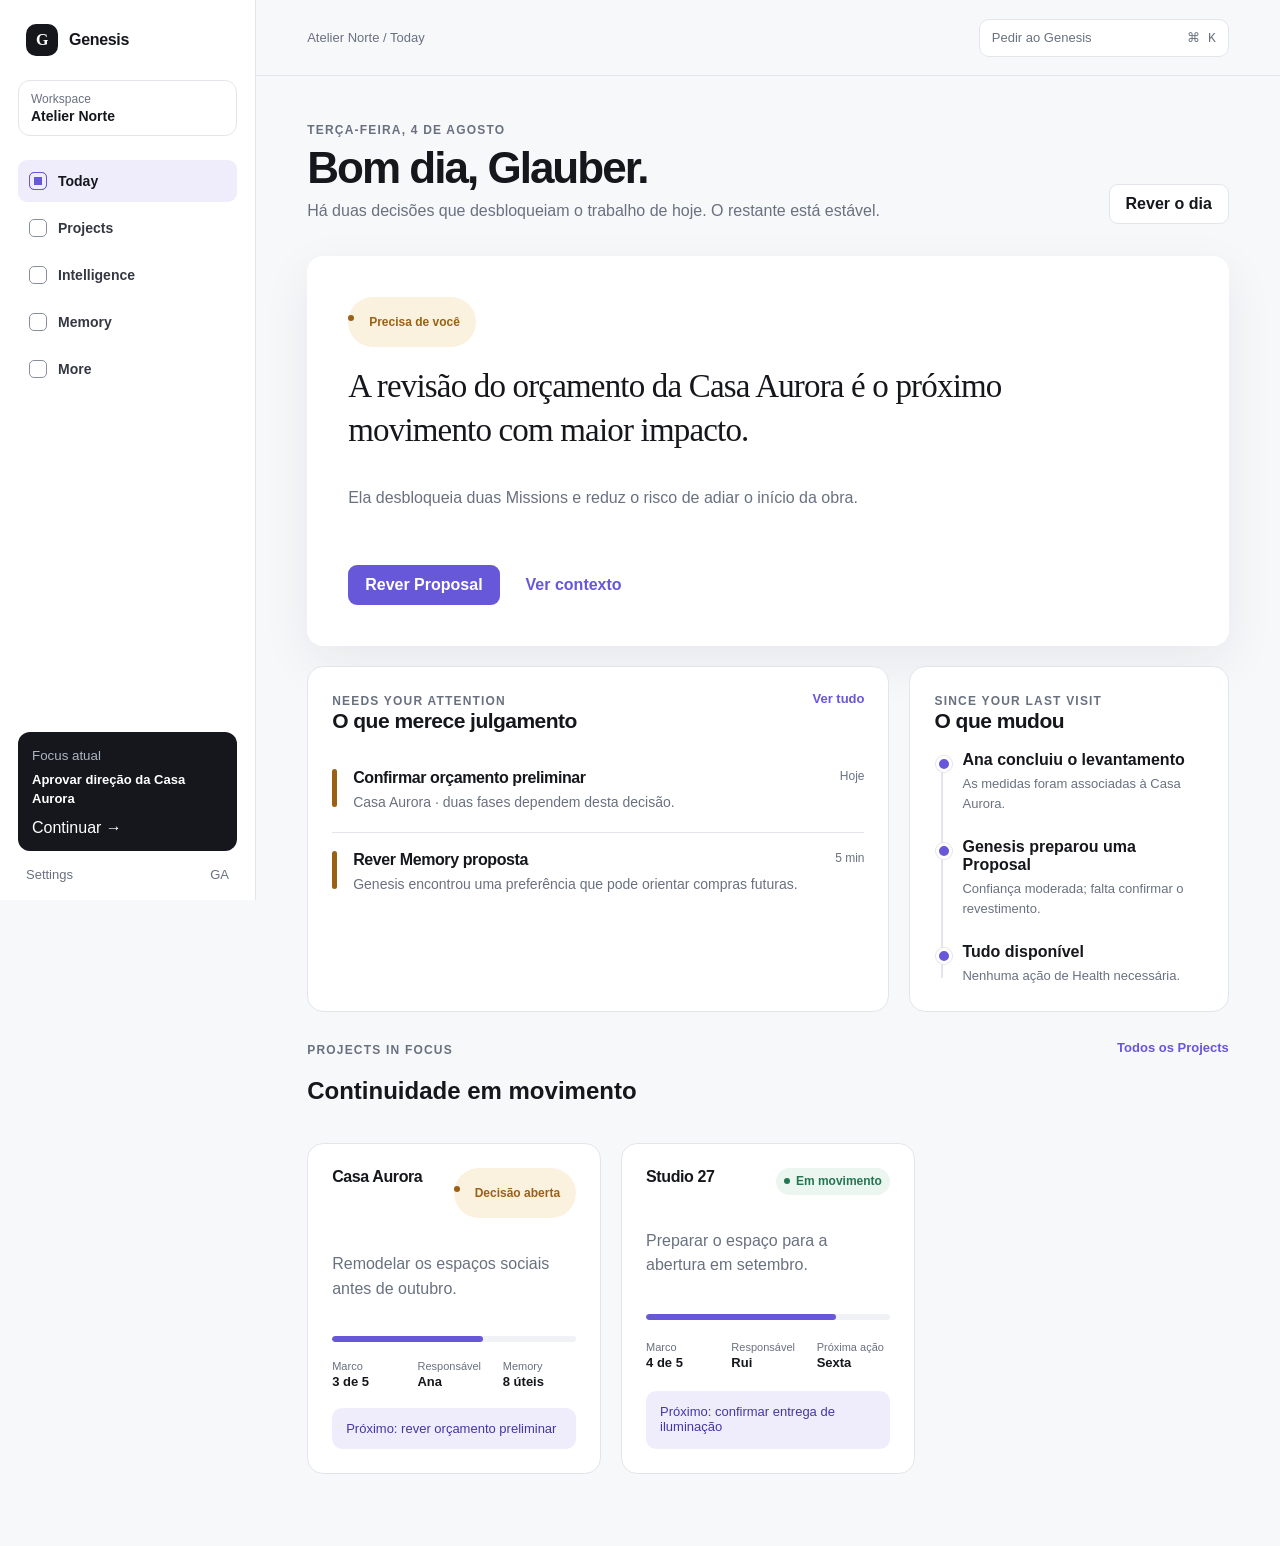
<file: Assets/Mockups/CommandCenter/index.html>
<!doctype html><html lang="pt"><head><meta charset="utf-8"><meta name="viewport" content="width=device-width,initial-scale=1"><title>Today · Genesis</title><link rel="stylesheet" href="../styles.css"></head><body>
<a class="skip" href="#content">Saltar para o conteúdo</a><div class="shell"><aside class="rail"><a class="brand" href="#"><span class="mark">G</span><span>Genesis</span></a><div class="workspace"><small>Workspace</small><strong>Atelier Norte</strong></div><nav class="nav" aria-label="Navegação principal"><a class="active" href="#"><span>Today</span></a><a href="../Projects/"><span>Projects</span></a><a href="../Intelligence/"><span>Intelligence</span></a><a href="../Memory/"><span>Memory</span></a><a href="#"><span>More</span></a></nav><div class="rail-focus"><small>Focus atual</small><strong>Aprovar direção da Casa Aurora</strong><span>Continuar →</span></div><div class="rail-foot"><a href="../Settings/">Settings</a><span>GA</span></div></aside>
<main class="main"><header class="topbar"><span class="crumb">Atelier Norte / Today</span><span class="command">Pedir ao Genesis <kbd>⌘ K</kbd></span></header><div class="content" id="content"><div class="page-head"><div><span class="eyebrow">Terça-feira, 4 de agosto</span><h1>Bom dia, Glauber.</h1><p>Há duas decisões que desbloqueiam o trabalho de hoje. O restante está estável.</p></div><button class="btn secondary">Rever o dia</button></div>
<section class="surface focus brief"><span class="badge attention">Precisa de você</span><div class="brief-copy">A revisão do orçamento da Casa Aurora é o próximo movimento com maior impacto.</div><p>Ela desbloqueia duas Missions e reduz o risco de adiar o início da obra.</p><div class="actions"><button class="btn">Rever Proposal</button><button class="btn quiet">Ver contexto</button></div></section>
<div class="grid cols-2" style="margin-top:20px"><section class="surface"><div class="section-head"><div><span class="eyebrow">Needs your attention</span><h2>O que merece julgamento</h2></div><a href="#">Ver tudo</a></div><article class="attention"><span class="signal"></span><div><h3>Confirmar orçamento preliminar</h3><p>Casa Aurora · duas fases dependem desta decisão.</p></div><time>Hoje</time></article><article class="attention"><span class="signal"></span><div><h3>Rever Memory proposta</h3><p>Genesis encontrou uma preferência que pode orientar compras futuras.</p></div><time>5 min</time></article></section>
<aside class="surface"><div class="section-head"><div><span class="eyebrow">Since your last visit</span><h2>O que mudou</h2></div></div><div class="continuum"><article class="event"><strong>Ana concluiu o levantamento</strong><p>As medidas foram associadas à Casa Aurora.</p></article><article class="event"><strong>Genesis preparou uma Proposal</strong><p>Confiança moderada; falta confirmar o revestimento.</p></article><article class="event"><strong>Tudo disponível</strong><p>Nenhuma ação de Health necessária.</p></article></div></aside></div>
<section style="margin-top:28px"><div class="section-head"><div><span class="eyebrow">Projects in focus</span><h2>Continuidade em movimento</h2></div><a href="../Projects/">Todos os Projects</a></div><div class="grid cols-3"><article class="surface project-card"><div class="project-top"><h3>Casa Aurora</h3><span class="badge attention">Decisão aberta</span></div><p class="purpose">Remodelar os espaços sociais antes de outubro.</p><div class="progress"><span style="width:62%"></span></div><div class="facts"><div class="fact"><small>Marco</small><strong>3 de 5</strong></div><div class="fact"><small>Responsável</small><strong>Ana</strong></div><div class="fact"><small>Memory</small><strong>8 úteis</strong></div></div><div class="next">Próximo: rever orçamento preliminar</div></article><article class="surface project-card"><div class="project-top"><h3>Studio 27</h3><span class="badge success">Em movimento</span></div><p class="purpose">Preparar o espaço para a abertura em setembro.</p><div class="progress"><span style="width:78%"></span></div><div class="facts"><div class="fact"><small>Marco</small><strong>4 de 5</strong></div><div class="fact"><small>Responsável</small><strong>Rui</strong></div><div class="fact"><small>Próxima ação</small><strong>Sexta</strong></div></div><div class="next">Próximo: confirmar entrega de iluminação</div></article></div></section></div></main></div></body></html>
</file>
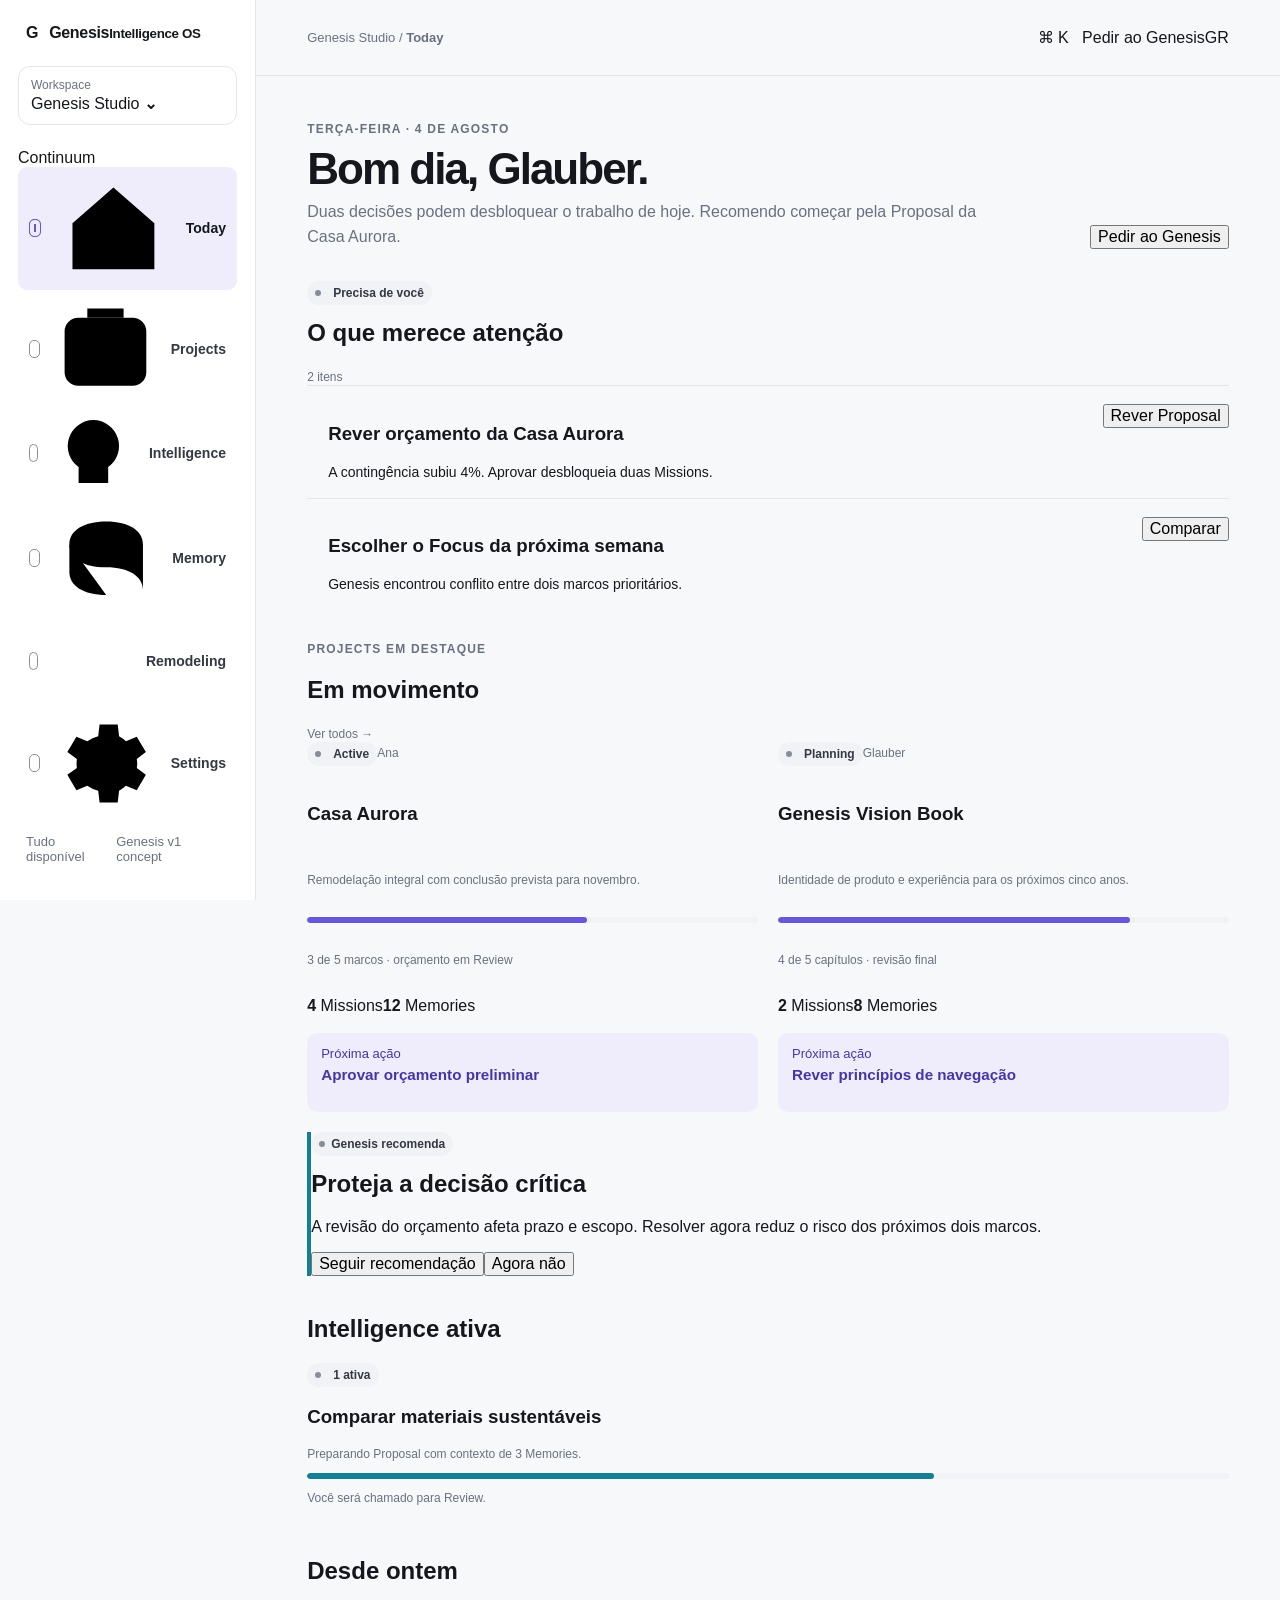
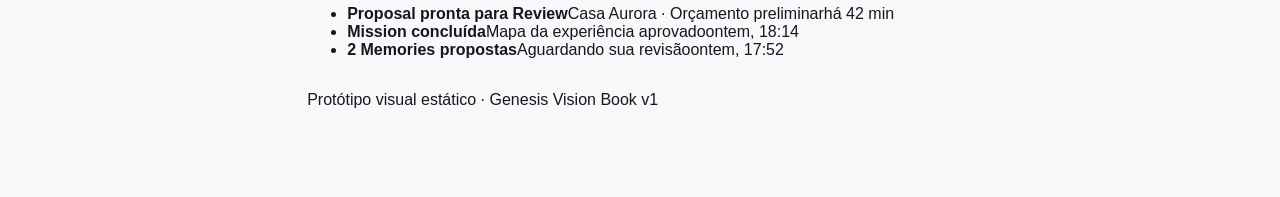
<file: Assets/Mockups/Dashboard/index.html>
<!doctype html>
<html lang="pt"><head><meta charset="utf-8"><meta name="viewport" content="width=device-width,initial-scale=1"><title>Today · Genesis</title><link rel="stylesheet" href="../styles.css"></head>
<body><a class="skip" href="#content">Ir para o conteúdo</a><div class="shell">
<aside class="rail"><div class="brand"><div class="brand-mark">G</div><span><strong>Genesis</strong><small>Intelligence OS</small></span></div><div class="workspace"><small>Workspace</small><span>Genesis Studio <b>⌄</b></span></div><div class="nav-label">Continuum</div><nav class="nav" aria-label="Principal">
<a class="active" href="../Dashboard/index.html"><svg viewBox="0 0 24 24"><path d="M4 11 12 4l8 7v9H4z"/></svg><span>Today</span></a><a href="../Projects/index.html"><svg viewBox="0 0 24 24"><rect x="3" y="5" width="18" height="15" rx="3"/><path d="M8 5V3h8v2"/></svg><span>Projects</span></a><a href="../Intelligence/index.html"><svg viewBox="0 0 24 24"><path d="M12 3a7 7 0 0 0-4 12.7V20h8v-4.3A7 7 0 0 0 12 3Z"/><path d="M9 23h6"/></svg><span>Intelligence</span></a><a href="../Memory/index.html"><svg viewBox="0 0 24 24"><path d="M12 4C7 4 4 6 4 9s3 5 8 5 8 2 8 5V9c0-3-3-5-8-5Z"/><path d="M4 9v6c0 3 3 5 8 5"/></svg><span>Memory</span></a><a href="../Remodeling/index.html"><svg viewBox="0 0 24 24"><path d="m4 20 6-6m4-4 6-6M14 4l6 6M4 14l6 6"/></svg><span>Remodeling</span></a><a href="../Settings/index.html"><svg viewBox="0 0 24 24"><circle cx="12" cy="12" r="3"/><path d="M19 12a7 7 0 0 0-.1-1l2-1.5-2-3.4-2.4 1A7 7 0 0 0 15 6l-.3-2.6h-4L10.4 6A7 7 0 0 0 8 7.1l-2.4-1-2 3.4L5.7 11a7 7 0 0 0 0 2l-2.1 1.5 2 3.4 2.4-1A7 7 0 0 0 10.4 18l.3 2.6h4L15 18a7 7 0 0 0 1.5-1.1l2.4 1 2-3.4L18.9 13a7 7 0 0 0 .1-1Z"/></svg><span>Settings</span></a></nav><div class="rail-foot"><span><i class="pulse"></i> Tudo disponível</span>Genesis v1 concept</div></aside>
<main class="main"><header class="topbar"><div class="crumb">Genesis Studio / <strong>Today</strong></div><div class="top-actions"><span class="search-chip">⌘ K &nbsp; Pedir ao Genesis</span><span class="avatar">GR</span></div></header><div class="content" id="content">
<div class="page-head"><div><p class="eyebrow">Terça-feira · 4 de agosto</p><h1>Bom dia, Glauber.</h1><p class="lede">Duas decisões podem desbloquear o trabalho de hoje. Recomendo começar pela Proposal da Casa Aurora.</p></div><button class="button">Pedir ao Genesis</button></div>
<div class="grid two"><div class="grid"><section class="card focus"><div class="card-head"><div><span class="badge amber"><i class="dot"></i> Precisa de você</span><h2 style="margin-top:14px">O que merece atenção</h2></div><span class="meta">2 itens</span></div><div class="attention"><i class="attention-bar"></i><div><h3>Rever orçamento da Casa Aurora</h3><p>A contingência subiu 4%. Aprovar desbloqueia duas Missions.</p></div><button class="button">Rever Proposal</button></div><div class="attention"><i class="attention-bar" style="background:var(--violet)"></i><div><h3>Escolher o Focus da próxima semana</h3><p>Genesis encontrou conflito entre dois marcos prioritários.</p></div><button class="button secondary">Comparar</button></div></section>
<section><div class="card-head"><div><p class="eyebrow">Projects em destaque</p><h2>Em movimento</h2></div><a class="meta" href="../Projects/index.html">Ver todos →</a></div><div class="grid two" style="grid-template-columns:1fr 1fr"><article class="card project-card"><div class="card-head"><span class="badge green"><i class="dot"></i> Active</span><span class="meta">Ana</span></div><h3>Casa Aurora</h3><p class="meta">Remodelação integral com conclusão prevista para novembro.</p><div class="progress"><span style="width:62%"></span></div><p class="meta">3 de 5 marcos · orçamento em Review</p><div class="stats"><span><strong>4</strong> Missions</span><span><strong>12</strong> Memories</span></div><div class="next"><span class="kicker">Próxima ação</span><h3 style="margin-top:5px">Aprovar orçamento preliminar</h3></div></article><article class="card project-card"><div class="card-head"><span class="badge violet"><i class="dot"></i> Planning</span><span class="meta">Glauber</span></div><h3>Genesis Vision Book</h3><p class="meta">Identidade de produto e experiência para os próximos cinco anos.</p><div class="progress"><span style="width:78%"></span></div><p class="meta">4 de 5 capítulos · revisão final</p><div class="stats"><span><strong>2</strong> Missions</span><span><strong>8</strong> Memories</span></div><div class="next"><span class="kicker">Próxima ação</span><h3 style="margin-top:5px">Rever princípios de navegação</h3></div></article></div></section></div>
<aside class="grid"><section class="recommendation"><span class="badge violet">Genesis recomenda</span><h2 style="margin-top:14px">Proteja a decisão crítica</h2><p>A revisão do orçamento afeta prazo e escopo. Resolver agora reduz o risco dos próximos dois marcos.</p><button class="button">Seguir recomendação</button><button class="button quiet">Agora não</button></section><section class="card"><div class="card-head"><h2>Intelligence ativa</h2><span class="badge cyan"><i class="dot"></i> 1 ativa</span></div><h3>Comparar materiais sustentáveis</h3><p class="meta">Preparando Proposal com contexto de 3 Memories.</p><div class="progress"><span style="width:68%;background:var(--cyan)"></span></div><p class="meta">Você será chamado para Review.</p></section><section class="card"><h2>Desde ontem</h2><ul class="timeline"><li><strong>Proposal pronta para Review</strong>Casa Aurora · Orçamento preliminar<time>há 42 min</time></li><li><strong>Mission concluída</strong>Mapa da experiência aprovado<time>ontem, 18:14</time></li><li><strong>2 Memories propostas</strong>Aguardando sua revisão<time>ontem, 17:52</time></li></ul></section></aside></div><p class="footer-note">Protótipo visual estático · Genesis Vision Book v1</p></div></main></div></body></html>
</file>
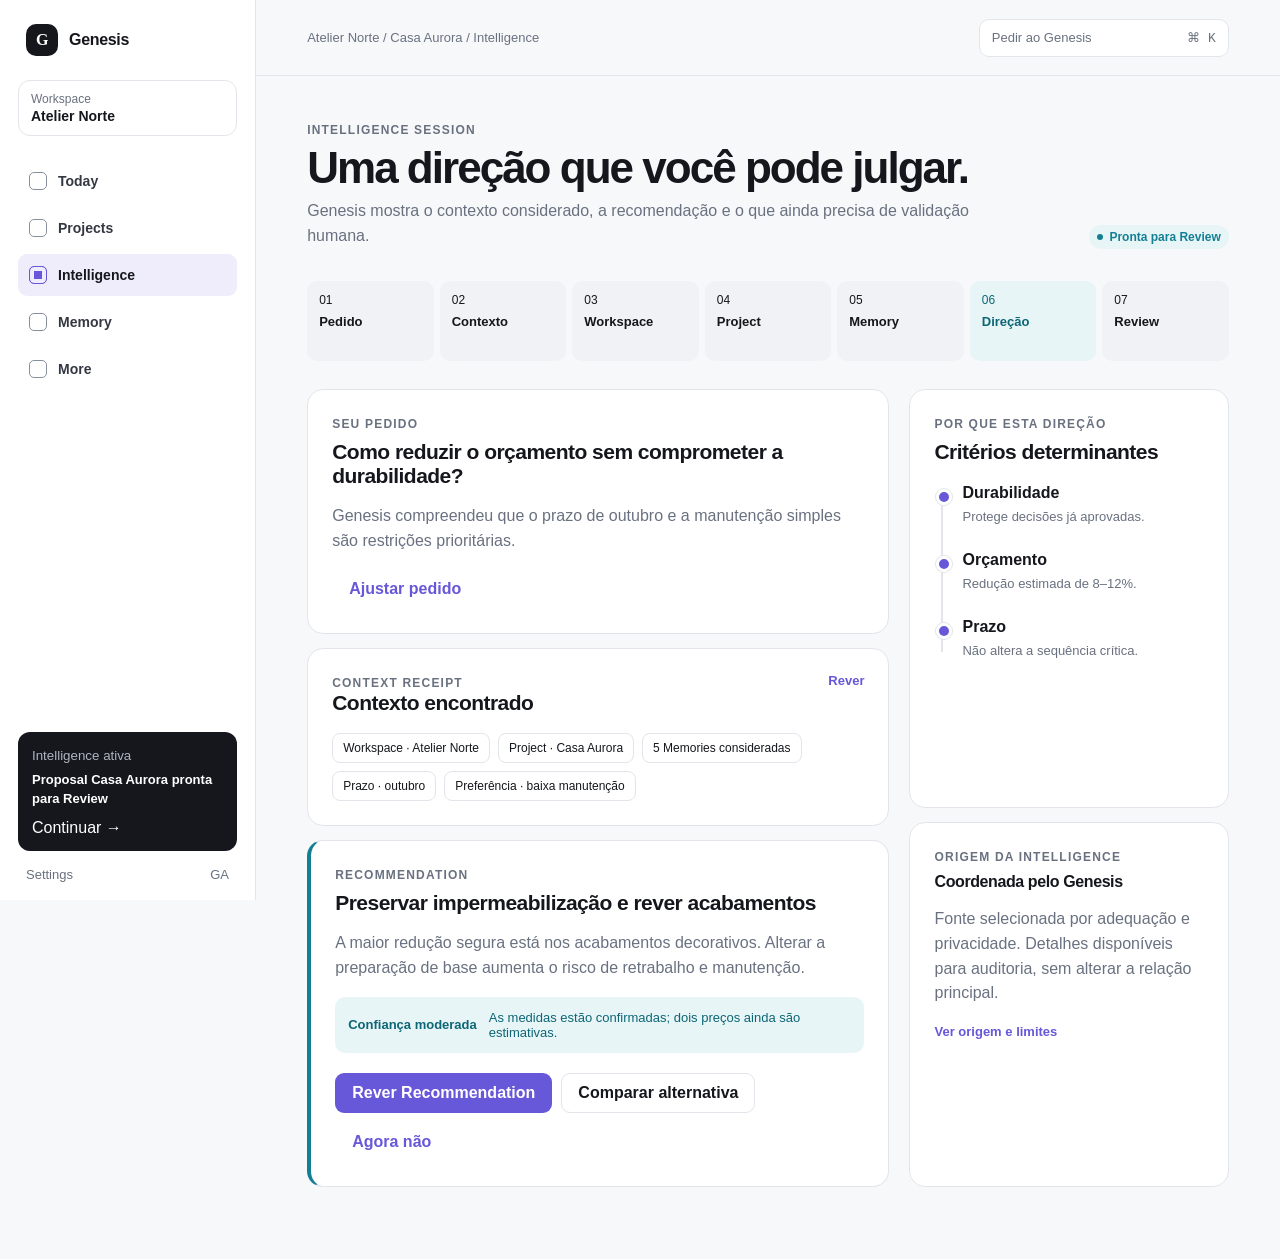
<file: Assets/Mockups/Intelligence/index.html>
<!doctype html><html lang="pt"><head><meta charset="utf-8"><meta name="viewport" content="width=device-width,initial-scale=1"><title>Intelligence · Genesis</title><link rel="stylesheet" href="../styles.css"></head><body><a class="skip" href="#content">Saltar para o conteúdo</a><div class="shell"><aside class="rail"><a class="brand" href="../CommandCenter/"><span class="mark">G</span><span>Genesis</span></a><div class="workspace"><small>Workspace</small><strong>Atelier Norte</strong></div><nav class="nav" aria-label="Navegação principal"><a href="../CommandCenter/"><span>Today</span></a><a href="../Projects/"><span>Projects</span></a><a class="active" href="#"><span>Intelligence</span></a><a href="../Memory/"><span>Memory</span></a><a href="#"><span>More</span></a></nav><div class="rail-focus"><small>Intelligence ativa</small><strong>Proposal Casa Aurora pronta para Review</strong><span>Continuar →</span></div><div class="rail-foot"><a href="../Settings/">Settings</a><span>GA</span></div></aside><main class="main"><header class="topbar"><span class="crumb">Atelier Norte / Casa Aurora / Intelligence</span><span class="command">Pedir ao Genesis <kbd>⌘ K</kbd></span></header><div class="content" id="content"><div class="page-head"><div><span class="eyebrow">Intelligence session</span><h1>Uma direção que você pode julgar.</h1><p>Genesis mostra o contexto considerado, a recomendação e o que ainda precisa de validação humana.</p></div><span class="badge intel">Pronta para Review</span></div>
<div class="intelligence-flow" aria-label="Linha de confiança"><div class="flow-step"><span>01</span><strong>Pedido</strong></div><div class="flow-step"><span>02</span><strong>Contexto</strong></div><div class="flow-step"><span>03</span><strong>Workspace</strong></div><div class="flow-step"><span>04</span><strong>Project</strong></div><div class="flow-step"><span>05</span><strong>Memory</strong></div><div class="flow-step active"><span>06</span><strong>Direção</strong></div><div class="flow-step"><span>07</span><strong>Review</strong></div></div>
<div class="grid cols-2"><div class="stack"><section class="surface"><span class="eyebrow">Seu pedido</span><h2 style="margin-top:8px">Como reduzir o orçamento sem comprometer a durabilidade?</h2><p>Genesis compreendeu que o prazo de outubro e a manutenção simples são restrições prioritárias.</p><button class="btn quiet">Ajustar pedido</button></section><section class="surface"><div class="section-head"><div><span class="eyebrow">Context receipt</span><h2>Contexto encontrado</h2></div><a href="#">Rever</a></div><div class="receipt"><span>Workspace · Atelier Norte</span><span>Project · Casa Aurora</span><span>5 Memories consideradas</span><span>Prazo · outubro</span><span>Preferência · baixa manutenção</span></div></section><section class="surface recommendation"><span class="eyebrow">Recommendation</span><h2 style="margin-top:8px">Preservar impermeabilização e rever acabamentos</h2><p>A maior redução segura está nos acabamentos decorativos. Alterar a preparação de base aumenta o risco de retrabalho e manutenção.</p><div class="confidence"><strong>Confiança moderada</strong><span>As medidas estão confirmadas; dois preços ainda são estimativas.</span></div><div class="actions"><button class="btn">Rever Recommendation</button><button class="btn secondary">Comparar alternativa</button><button class="btn quiet">Agora não</button></div></section></div><aside class="stack"><section class="surface"><span class="eyebrow">Por que esta direção</span><h2 style="margin-top:8px">Critérios determinantes</h2><div class="continuum" style="margin-top:20px"><article class="event"><strong>Durabilidade</strong><p>Protege decisões já aprovadas.</p></article><article class="event"><strong>Orçamento</strong><p>Redução estimada de 8–12%.</p></article><article class="event"><strong>Prazo</strong><p>Não altera a sequência crítica.</p></article></div></section><section class="surface"><span class="eyebrow">Origem da Intelligence</span><h3 style="margin-top:8px">Coordenada pelo Genesis</h3><p>Fonte selecionada por adequação e privacidade. Detalhes disponíveis para auditoria, sem alterar a relação principal.</p><a href="#" style="color:var(--violet);font-size:13px;font-weight:650">Ver origem e limites</a></section></aside></div></div></main></div></body></html>
</file>
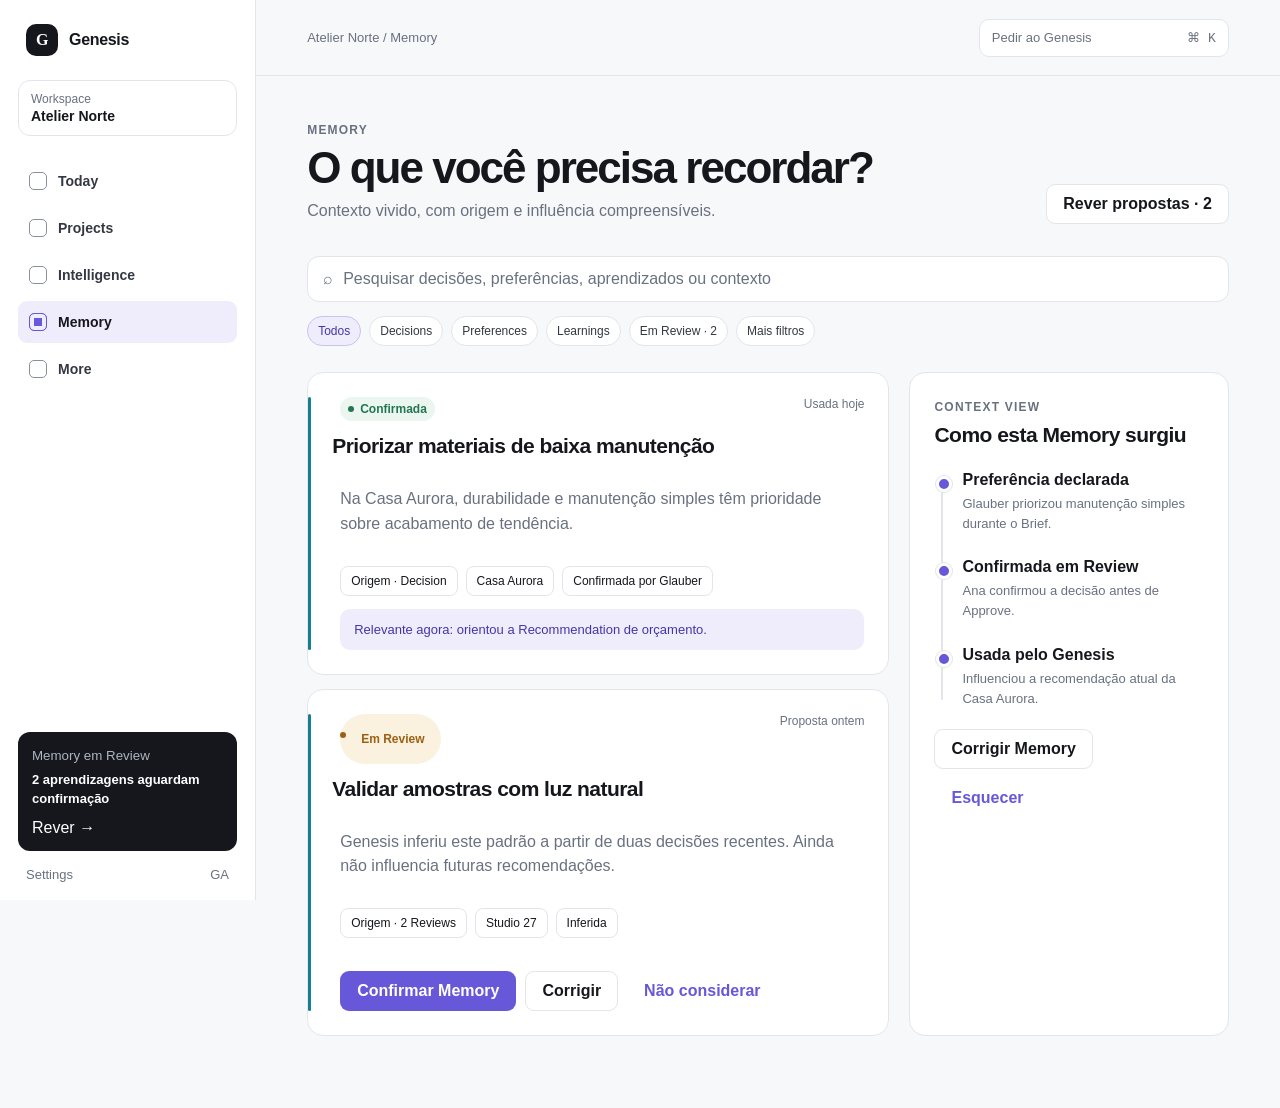
<file: Assets/Mockups/Memory/index.html>
<!doctype html><html lang="pt"><head><meta charset="utf-8"><meta name="viewport" content="width=device-width,initial-scale=1"><title>Memory · Genesis</title><link rel="stylesheet" href="../styles.css"></head><body><a class="skip" href="#content">Saltar para o conteúdo</a><div class="shell"><aside class="rail"><a class="brand" href="../CommandCenter/"><span class="mark">G</span><span>Genesis</span></a><div class="workspace"><small>Workspace</small><strong>Atelier Norte</strong></div><nav class="nav" aria-label="Navegação principal"><a href="../CommandCenter/"><span>Today</span></a><a href="../Projects/"><span>Projects</span></a><a href="../Intelligence/"><span>Intelligence</span></a><a class="active" href="#"><span>Memory</span></a><a href="#"><span>More</span></a></nav><div class="rail-focus"><small>Memory em Review</small><strong>2 aprendizagens aguardam confirmação</strong><span>Rever →</span></div><div class="rail-foot"><a href="../Settings/">Settings</a><span>GA</span></div></aside><main class="main"><header class="topbar"><span class="crumb">Atelier Norte / Memory</span><span class="command">Pedir ao Genesis <kbd>⌘ K</kbd></span></header><div class="content" id="content"><div class="page-head"><div><span class="eyebrow">Memory</span><h1>O que você precisa recordar?</h1><p>Contexto vivido, com origem e influência compreensíveis.</p></div><button class="btn secondary">Rever propostas · 2</button></div><div class="search">⌕ <span>Pesquisar decisões, preferências, aprendizados ou contexto</span></div><div class="filters" style="margin:14px 0 26px"><span class="chip active">Todos</span><span class="chip">Decisions</span><span class="chip">Preferences</span><span class="chip">Learnings</span><span class="chip">Em Review · 2</span><span class="chip">Mais filtros</span></div>
<div class="grid cols-2"><section class="stack"><article class="surface memory-card"><div class="project-top"><span class="badge success">Confirmada</span><span class="meta">Usada hoje</span></div><h2>Priorizar materiais de baixa manutenção</h2><p>Na Casa Aurora, durabilidade e manutenção simples têm prioridade sobre acabamento de tendência.</p><div class="receipt"><span>Origem · Decision</span><span>Casa Aurora</span><span>Confirmada por Glauber</span></div><div class="next">Relevante agora: orientou a Recommendation de orçamento.</div></article><article class="surface memory-card"><div class="project-top"><span class="badge attention">Em Review</span><span class="meta">Proposta ontem</span></div><h2>Validar amostras com luz natural</h2><p>Genesis inferiu este padrão a partir de duas decisões recentes. Ainda não influencia futuras recomendações.</p><div class="receipt"><span>Origem · 2 Reviews</span><span>Studio 27</span><span>Inferida</span></div><div class="actions"><button class="btn">Confirmar Memory</button><button class="btn secondary">Corrigir</button><button class="btn quiet">Não considerar</button></div></article></section><aside class="surface"><span class="eyebrow">Context view</span><h2 style="margin-top:8px">Como esta Memory surgiu</h2><div class="continuum" style="margin-top:24px"><article class="event"><strong>Preferência declarada</strong><p>Glauber priorizou manutenção simples durante o Brief.</p></article><article class="event"><strong>Confirmada em Review</strong><p>Ana confirmou a decisão antes de Approve.</p></article><article class="event"><strong>Usada pelo Genesis</strong><p>Influenciou a recomendação atual da Casa Aurora.</p></article></div><div class="actions"><button class="btn secondary">Corrigir Memory</button><button class="btn quiet">Esquecer</button></div></aside></div></div></main></div></body></html>
</file>
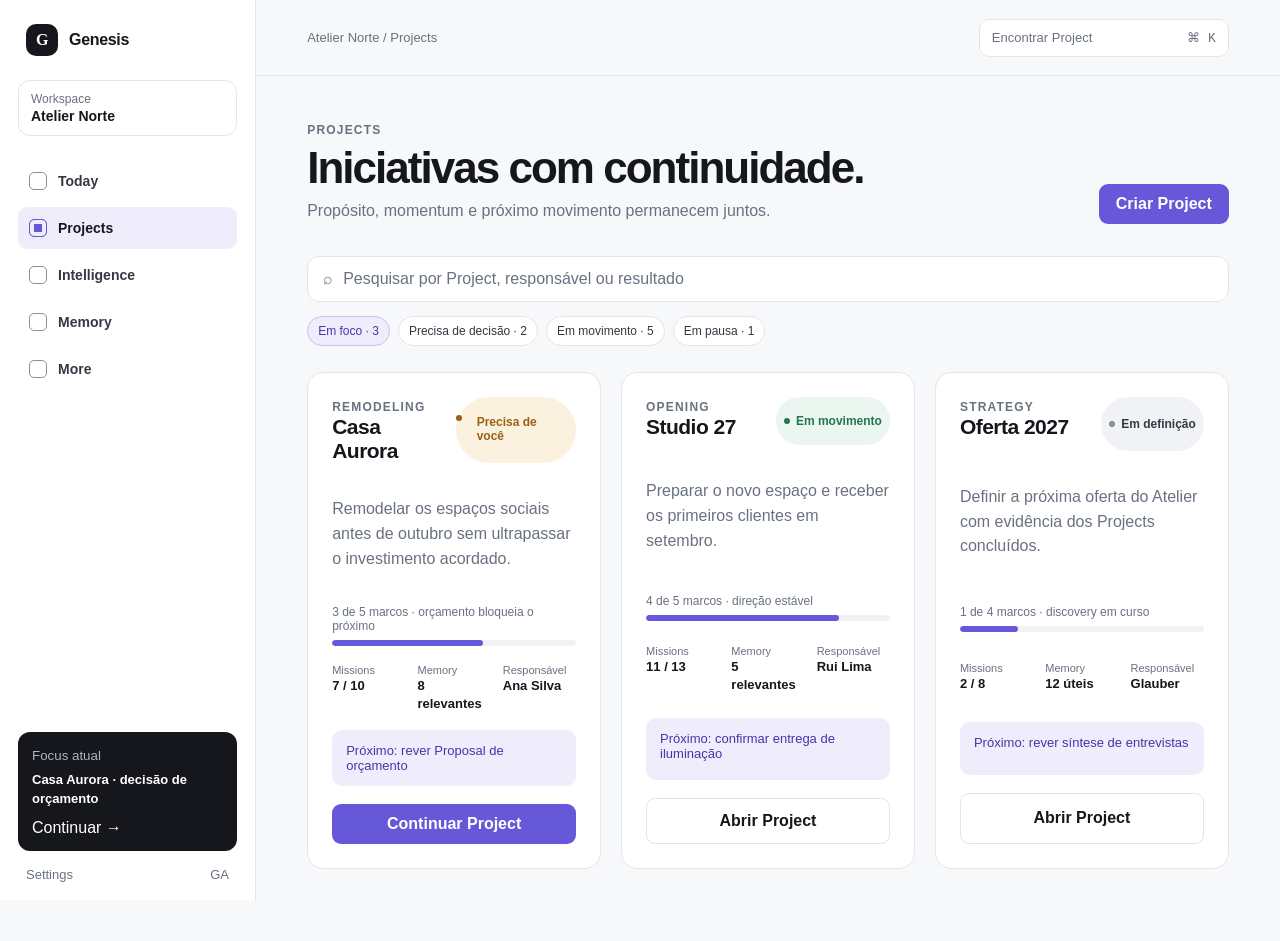
<file: Assets/Mockups/Projects/index.html>
<!doctype html><html lang="pt"><head><meta charset="utf-8"><meta name="viewport" content="width=device-width,initial-scale=1"><title>Projects · Genesis</title><link rel="stylesheet" href="../styles.css"></head><body><a class="skip" href="#content">Saltar para o conteúdo</a><div class="shell"><aside class="rail"><a class="brand" href="../CommandCenter/"><span class="mark">G</span><span>Genesis</span></a><div class="workspace"><small>Workspace</small><strong>Atelier Norte</strong></div><nav class="nav" aria-label="Navegação principal"><a href="../CommandCenter/"><span>Today</span></a><a class="active" href="#"><span>Projects</span></a><a href="../Intelligence/"><span>Intelligence</span></a><a href="../Memory/"><span>Memory</span></a><a href="#"><span>More</span></a></nav><div class="rail-focus"><small>Focus atual</small><strong>Casa Aurora · decisão de orçamento</strong><span>Continuar →</span></div><div class="rail-foot"><a href="../Settings/">Settings</a><span>GA</span></div></aside><main class="main"><header class="topbar"><span class="crumb">Atelier Norte / Projects</span><span class="command">Encontrar Project <kbd>⌘ K</kbd></span></header><div class="content" id="content"><div class="page-head"><div><span class="eyebrow">Projects</span><h1>Iniciativas com continuidade.</h1><p>Propósito, momentum e próximo movimento permanecem juntos.</p></div><button class="btn">Criar Project</button></div><div class="search">⌕ <span>Pesquisar por Project, responsável ou resultado</span></div><div class="filters" style="margin:14px 0 26px"><span class="chip active">Em foco · 3</span><span class="chip">Precisa de decisão · 2</span><span class="chip">Em movimento · 5</span><span class="chip">Em pausa · 1</span></div>
<div class="grid cols-3"><article class="surface project-card"><div class="project-top"><div><span class="eyebrow">Remodeling</span><h2>Casa Aurora</h2></div><span class="badge attention">Precisa de você</span></div><p class="purpose">Remodelar os espaços sociais antes de outubro sem ultrapassar o investimento acordado.</p><div><div class="meta" style="margin-bottom:7px">3 de 5 marcos · orçamento bloqueia o próximo</div><div class="progress"><span style="width:62%"></span></div></div><div class="facts"><div class="fact"><small>Missions</small><strong>7 / 10</strong></div><div class="fact"><small>Memory</small><strong>8 relevantes</strong></div><div class="fact"><small>Responsável</small><strong>Ana Silva</strong></div></div><div class="next">Próximo: rever Proposal de orçamento</div><button class="btn">Continuar Project</button></article>
<article class="surface project-card"><div class="project-top"><div><span class="eyebrow">Opening</span><h2>Studio 27</h2></div><span class="badge success">Em movimento</span></div><p class="purpose">Preparar o novo espaço e receber os primeiros clientes em setembro.</p><div><div class="meta" style="margin-bottom:7px">4 de 5 marcos · direção estável</div><div class="progress"><span style="width:79%"></span></div></div><div class="facts"><div class="fact"><small>Missions</small><strong>11 / 13</strong></div><div class="fact"><small>Memory</small><strong>5 relevantes</strong></div><div class="fact"><small>Responsável</small><strong>Rui Lima</strong></div></div><div class="next">Próximo: confirmar entrega de iluminação</div><button class="btn secondary">Abrir Project</button></article>
<article class="surface project-card"><div class="project-top"><div><span class="eyebrow">Strategy</span><h2>Oferta 2027</h2></div><span class="badge">Em definição</span></div><p class="purpose">Definir a próxima oferta do Atelier com evidência dos Projects concluídos.</p><div><div class="meta" style="margin-bottom:7px">1 de 4 marcos · discovery em curso</div><div class="progress"><span style="width:24%"></span></div></div><div class="facts"><div class="fact"><small>Missions</small><strong>2 / 8</strong></div><div class="fact"><small>Memory</small><strong>12 úteis</strong></div><div class="fact"><small>Responsável</small><strong>Glauber</strong></div></div><div class="next">Próximo: rever síntese de entrevistas</div><button class="btn secondary">Abrir Project</button></article></div></div></main></div></body></html>
</file>
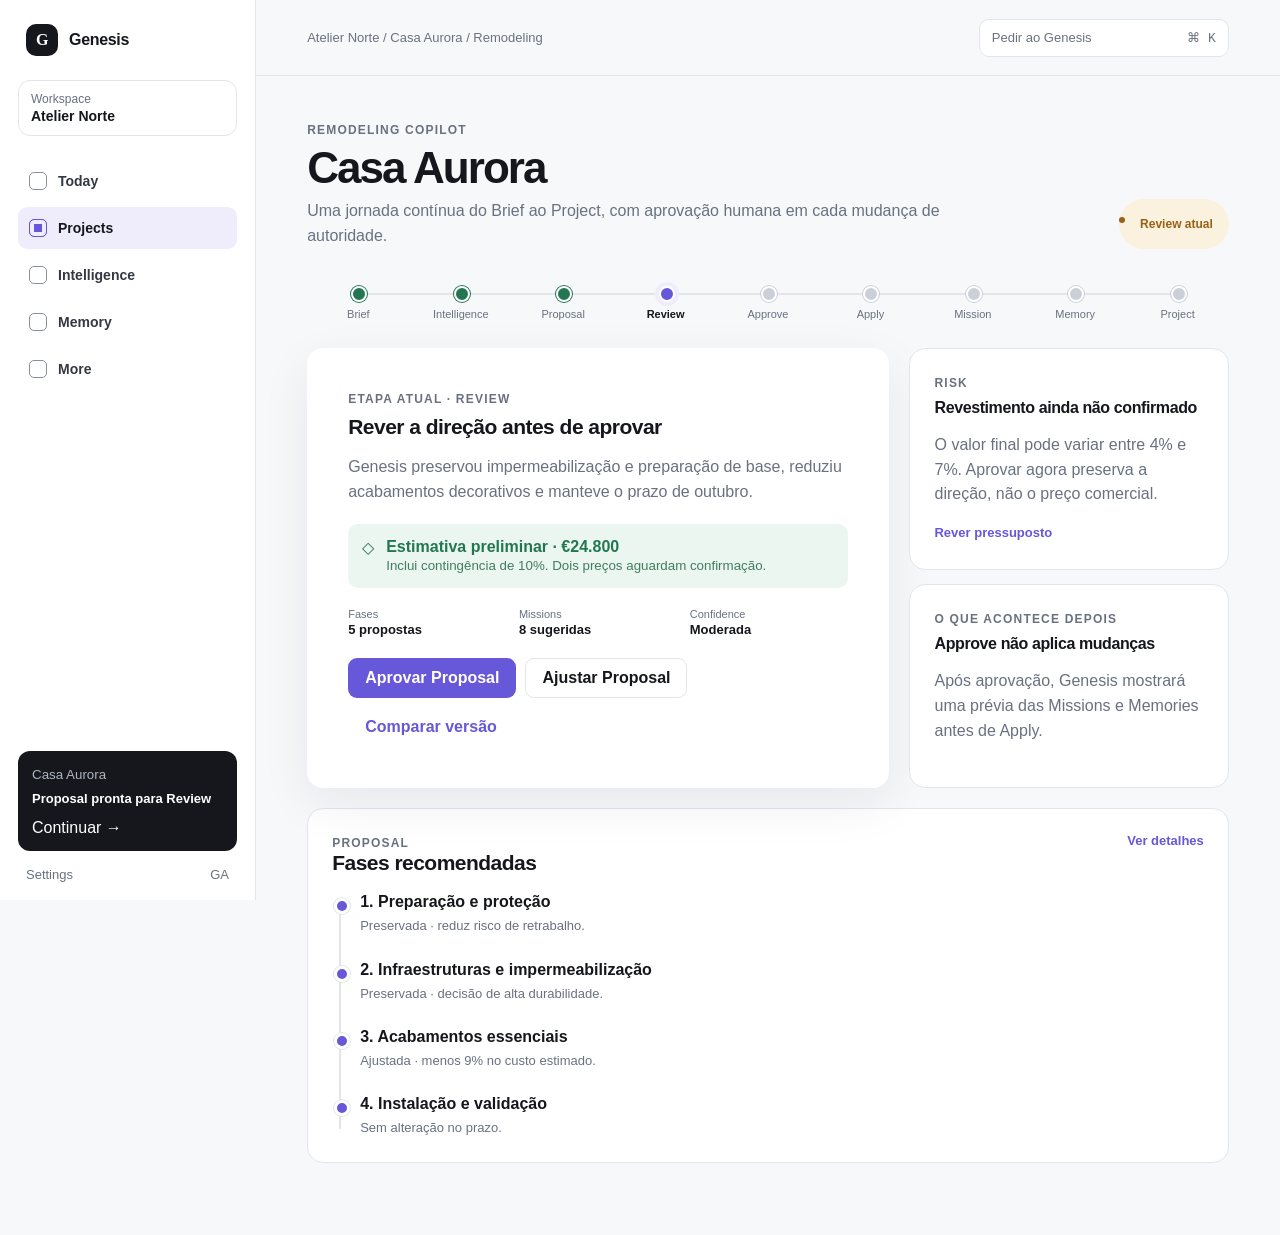
<file: Assets/Mockups/Remodeling/index.html>
<!doctype html><html lang="pt"><head><meta charset="utf-8"><meta name="viewport" content="width=device-width,initial-scale=1"><title>Remodeling · Genesis</title><link rel="stylesheet" href="../styles.css"></head><body><a class="skip" href="#content">Saltar para o conteúdo</a><div class="shell"><aside class="rail"><a class="brand" href="../CommandCenter/"><span class="mark">G</span><span>Genesis</span></a><div class="workspace"><small>Workspace</small><strong>Atelier Norte</strong></div><nav class="nav" aria-label="Navegação principal"><a href="../CommandCenter/"><span>Today</span></a><a class="active" href="../Projects/"><span>Projects</span></a><a href="../Intelligence/"><span>Intelligence</span></a><a href="../Memory/"><span>Memory</span></a><a href="#"><span>More</span></a></nav><div class="rail-focus"><small>Casa Aurora</small><strong>Proposal pronta para Review</strong><span>Continuar →</span></div><div class="rail-foot"><a href="../Settings/">Settings</a><span>GA</span></div></aside><main class="main"><header class="topbar"><span class="crumb">Atelier Norte / Casa Aurora / Remodeling</span><span class="command">Pedir ao Genesis <kbd>⌘ K</kbd></span></header><div class="content" id="content"><div class="page-head"><div><span class="eyebrow">Remodeling copilot</span><h1>Casa Aurora</h1><p>Uma jornada contínua do Brief ao Project, com aprovação humana em cada mudança de autoridade.</p></div><span class="badge attention">Review atual</span></div>
<div class="journey" aria-label="Jornada"><div class="journey-step done">Brief</div><div class="journey-step done">Intelligence</div><div class="journey-step done">Proposal</div><div class="journey-step active">Review</div><div class="journey-step">Approve</div><div class="journey-step">Apply</div><div class="journey-step">Mission</div><div class="journey-step">Memory</div><div class="journey-step">Project</div></div>
<div class="grid cols-2"><section class="surface focus"><span class="eyebrow">Etapa atual · Review</span><h2 style="margin-top:8px">Rever a direção antes de aprovar</h2><p>Genesis preservou impermeabilização e preparação de base, reduziu acabamentos decorativos e manteve o prazo de outubro.</p><div class="health" style="margin:20px 0"><span>◇</span><div><strong>Estimativa preliminar · €24.800</strong><small>Inclui contingência de 10%. Dois preços aguardam confirmação.</small></div></div><div class="facts"><div class="fact"><small>Fases</small><strong>5 propostas</strong></div><div class="fact"><small>Missions</small><strong>8 sugeridas</strong></div><div class="fact"><small>Confidence</small><strong>Moderada</strong></div></div><div class="actions"><button class="btn">Aprovar Proposal</button><button class="btn secondary">Ajustar Proposal</button><button class="btn quiet">Comparar versão</button></div></section><aside class="stack"><section class="surface"><span class="eyebrow">Risk</span><h3 style="margin-top:8px">Revestimento ainda não confirmado</h3><p>O valor final pode variar entre 4% e 7%. Aprovar agora preserva a direção, não o preço comercial.</p><a href="#" style="color:var(--violet);font-size:13px;font-weight:650">Rever pressuposto</a></section><section class="surface"><span class="eyebrow">O que acontece depois</span><h3 style="margin-top:8px">Approve não aplica mudanças</h3><p>Após aprovação, Genesis mostrará uma prévia das Missions e Memories antes de Apply.</p></section></aside></div>
<section class="surface" style="margin-top:20px"><div class="section-head"><div><span class="eyebrow">Proposal</span><h2>Fases recomendadas</h2></div><a href="#">Ver detalhes</a></div><div class="continuum"><article class="event"><strong>1. Preparação e proteção</strong><p>Preservada · reduz risco de retrabalho.</p></article><article class="event"><strong>2. Infraestruturas e impermeabilização</strong><p>Preservada · decisão de alta durabilidade.</p></article><article class="event"><strong>3. Acabamentos essenciais</strong><p>Ajustada · menos 9% no custo estimado.</p></article><article class="event"><strong>4. Instalação e validação</strong><p>Sem alteração no prazo.</p></article></div></section></div></main></div></body></html>
</file>
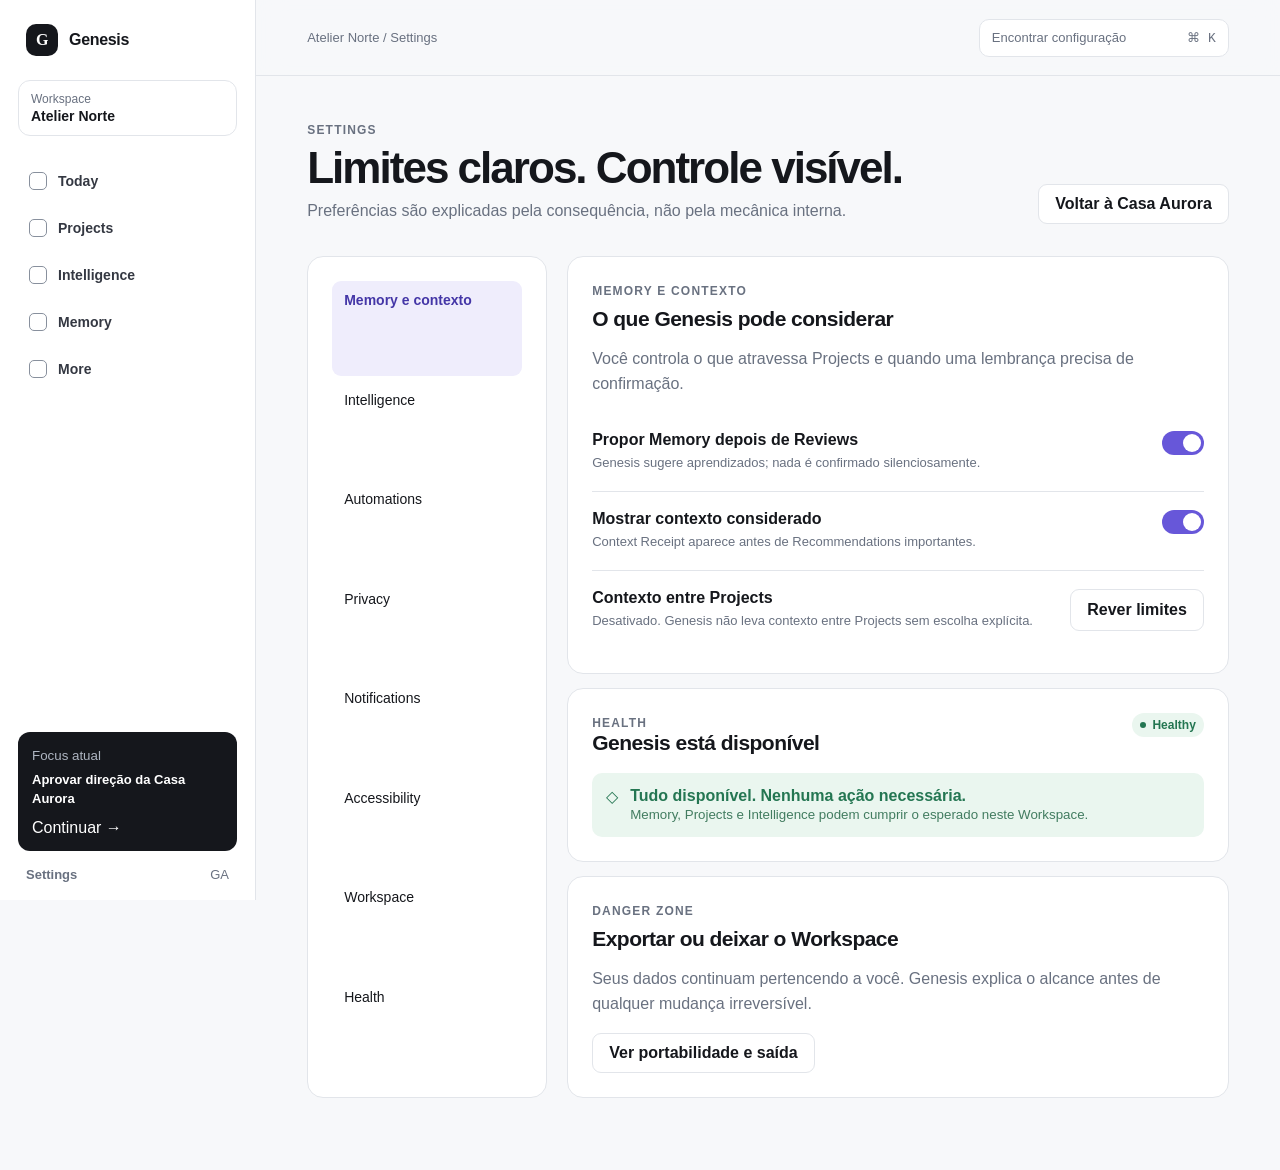
<file: Assets/Mockups/Settings/index.html>
<!doctype html><html lang="pt"><head><meta charset="utf-8"><meta name="viewport" content="width=device-width,initial-scale=1"><title>Settings · Genesis</title><link rel="stylesheet" href="../styles.css"></head><body><a class="skip" href="#content">Saltar para o conteúdo</a><div class="shell"><aside class="rail"><a class="brand" href="../CommandCenter/"><span class="mark">G</span><span>Genesis</span></a><div class="workspace"><small>Workspace</small><strong>Atelier Norte</strong></div><nav class="nav" aria-label="Navegação principal"><a href="../CommandCenter/"><span>Today</span></a><a href="../Projects/"><span>Projects</span></a><a href="../Intelligence/"><span>Intelligence</span></a><a href="../Memory/"><span>Memory</span></a><a href="#"><span>More</span></a></nav><div class="rail-focus"><small>Focus atual</small><strong>Aprovar direção da Casa Aurora</strong><span>Continuar →</span></div><div class="rail-foot"><strong>Settings</strong><span>GA</span></div></aside><main class="main"><header class="topbar"><span class="crumb">Atelier Norte / Settings</span><span class="command">Encontrar configuração <kbd>⌘ K</kbd></span></header><div class="content" id="content"><div class="page-head"><div><span class="eyebrow">Settings</span><h1>Limites claros. Controle visível.</h1><p>Preferências são explicadas pela consequência, não pela mecânica interna.</p></div><button class="btn secondary">Voltar à Casa Aurora</button></div><div class="grid cols-2" style="grid-template-columns:240px minmax(0,1fr)"><nav class="surface settings-nav" aria-label="Settings"><a class="active" href="#">Memory e contexto</a><a href="#">Intelligence</a><a href="#">Automations</a><a href="#">Privacy</a><a href="#">Notifications</a><a href="#">Accessibility</a><a href="#">Workspace</a><a href="#">Health</a></nav><div class="stack"><section class="surface"><span class="eyebrow">Memory e contexto</span><h2 style="margin-top:8px">O que Genesis pode considerar</h2><p>Você controla o que atravessa Projects e quando uma lembrança precisa de confirmação.</p><div class="setting-row"><div><strong>Propor Memory depois de Reviews</strong><p>Genesis sugere aprendizados; nada é confirmado silenciosamente.</p></div><span class="toggle" aria-label="Ativo"></span></div><div class="setting-row"><div><strong>Mostrar contexto considerado</strong><p>Context Receipt aparece antes de Recommendations importantes.</p></div><span class="toggle" aria-label="Ativo"></span></div><div class="setting-row"><div><strong>Contexto entre Projects</strong><p>Desativado. Genesis não leva contexto entre Projects sem escolha explícita.</p></div><button class="btn secondary">Rever limites</button></div></section><section class="surface"><div class="section-head"><div><span class="eyebrow">Health</span><h2>Genesis está disponível</h2></div><span class="badge success">Healthy</span></div><div class="health"><span>◇</span><div><strong>Tudo disponível. Nenhuma ação necessária.</strong><small>Memory, Projects e Intelligence podem cumprir o esperado neste Workspace.</small></div></div></section><section class="surface"><span class="eyebrow">Danger zone</span><h2 style="margin-top:8px">Exportar ou deixar o Workspace</h2><p>Seus dados continuam pertencendo a você. Genesis explica o alcance antes de qualquer mudança irreversível.</p><button class="btn secondary">Ver portabilidade e saída</button></section></div></div></div></main></div></body></html>
</file>
<file: Assets/Mockups/styles.css>
:root {
  --ink: #15171c;
  --ink-2: #343842;
  --muted: #697180;
  --line: #e2e5ea;
  --soft: #f0f2f5;
  --canvas: #f7f8fa;
  --surface: #ffffff;
  --violet: #6757d9;
  --violet-dark: #5546c5;
  --violet-soft: #efedfc;
  --cyan: #147f93;
  --cyan-soft: #e8f5f7;
  --green: #247652;
  --green-soft: #eaf6ef;
  --amber: #9a6115;
  --amber-soft: #fbf1df;
  --red: #ad3f3f;
  --red-soft: #fbecec;
  --shadow: 0 16px 50px rgba(31, 35, 45, .07);
  font-family: Inter, ui-sans-serif, -apple-system, BlinkMacSystemFont, "Segoe UI", sans-serif;
  color: var(--ink);
  background: var(--canvas);
}

* { box-sizing: border-box; }
body { margin: 0; min-width: 320px; background: var(--canvas); color: var(--ink); }
button, input, textarea, select { font: inherit; }
button, a { -webkit-tap-highlight-color: transparent; }
a { color: inherit; text-decoration: none; }
.skip { position: fixed; left: 16px; top: -80px; z-index: 20; padding: 10px 14px; border-radius: 8px; background: var(--ink); color: white; }
.skip:focus { top: 12px; }
:focus-visible { outline: 3px solid rgba(103, 87, 217, .42); outline-offset: 3px; }

.shell { min-height: 100vh; display: grid; grid-template-columns: 256px minmax(0, 1fr); }
.rail { position: sticky; top: 0; height: 100vh; display: flex; flex-direction: column; padding: 24px 18px 18px; border-right: 1px solid var(--line); background: rgba(255,255,255,.92); }
.brand { display: flex; gap: 11px; align-items: center; padding: 0 8px 24px; font-weight: 720; letter-spacing: -.02em; }
.mark { width: 32px; height: 32px; display: grid; place-items: center; border-radius: 10px; color: white; background: var(--ink); font-family: Georgia, serif; }
.workspace { display: grid; gap: 2px; margin-bottom: 24px; padding: 11px 12px; border: 1px solid var(--line); border-radius: 12px; background: var(--surface); }
.workspace small, .meta, .eyebrow { color: var(--muted); font-size: 12px; }
.workspace strong { font-size: 14px; }
.nav { display: grid; gap: 5px; }
.nav a { display: flex; align-items: center; gap: 11px; min-height: 42px; padding: 0 11px; border-radius: 9px; color: var(--ink-2); font-size: 14px; font-weight: 550; }
.nav a::before { content: ""; width: 16px; height: 16px; border: 1.5px solid #88909d; border-radius: 5px; }
.nav a.active { color: var(--ink); background: var(--violet-soft); }
.nav a.active::before { border-color: var(--violet); background: var(--violet); box-shadow: inset 0 0 0 4px var(--violet-soft); }
.rail-focus { margin-top: auto; padding: 14px; border-radius: 12px; background: var(--ink); color: white; }
.rail-focus small { color: #aeb5c1; }
.rail-focus strong { display: block; margin: 7px 0 10px; font-size: 13px; line-height: 1.45; }
.rail-foot { display: flex; justify-content: space-between; padding: 16px 8px 0; color: var(--muted); font-size: 13px; }

.main { min-width: 0; }
.topbar { min-height: 76px; display: flex; align-items: center; justify-content: space-between; gap: 24px; padding: 15px clamp(24px, 4vw, 64px); border-bottom: 1px solid var(--line); background: rgba(247,248,250,.9); backdrop-filter: blur(14px); }
.crumb { color: var(--muted); font-size: 13px; }
.command { min-width: 250px; display: flex; justify-content: space-between; padding: 10px 12px; border: 1px solid var(--line); border-radius: 10px; background: var(--surface); color: var(--muted); font-size: 13px; }
.content { width: min(1440px, 100%); margin: 0 auto; padding: 44px clamp(24px, 4vw, 64px) 72px; }
.page-head { display: flex; justify-content: space-between; align-items: end; gap: 30px; margin-bottom: 32px; }
.page-head h1 { margin: 7px 0 8px; font-size: clamp(30px, 4vw, 44px); line-height: 1.05; letter-spacing: -.045em; }
.page-head p { max-width: 680px; margin: 0; color: var(--muted); line-height: 1.55; }
.eyebrow { text-transform: uppercase; letter-spacing: .1em; font-weight: 700; }

.grid { display: grid; gap: 20px; }
.cols-2 { grid-template-columns: minmax(0, 1.55fr) minmax(280px, .85fr); }
.cols-3 { grid-template-columns: repeat(3, minmax(0, 1fr)); }
.stack { display: grid; gap: 14px; }
.surface { padding: 24px; border: 1px solid var(--line); border-radius: 16px; background: var(--surface); }
.surface.focus { padding: clamp(25px, 4vw, 40px); border-color: transparent; box-shadow: var(--shadow); }
.surface h2, .surface h3 { margin: 0; letter-spacing: -.025em; }
.surface h2 { font-size: 21px; }
.surface h3 { font-size: 16px; }
.surface p { color: var(--muted); line-height: 1.55; }
.section-head { display: flex; justify-content: space-between; align-items: start; gap: 20px; margin-bottom: 18px; }
.section-head a { color: var(--violet); font-size: 13px; font-weight: 650; }

.btn { min-height: 40px; display: inline-flex; align-items: center; justify-content: center; gap: 8px; padding: 0 16px; border: 1px solid transparent; border-radius: 9px; background: var(--violet); color: white; font-weight: 650; cursor: pointer; }
.btn:hover { background: var(--violet-dark); }
.btn.secondary { border-color: var(--line); background: var(--surface); color: var(--ink); }
.btn.quiet { background: transparent; color: var(--violet); }
.actions { display: flex; flex-wrap: wrap; gap: 9px; margin-top: 20px; }
.badge { display: inline-flex; align-items: center; gap: 6px; width: fit-content; padding: 5px 8px; border-radius: 999px; background: var(--soft); color: var(--ink-2); font-size: 12px; font-weight: 650; }
.badge::before { content: ""; width: 6px; height: 6px; border-radius: 50%; background: #858d99; }
.badge.attention { color: var(--amber); background: var(--amber-soft); }
.badge.attention::before { background: var(--amber); }
.badge.success { color: var(--green); background: var(--green-soft); }
.badge.success::before { background: var(--green); }
.badge.intel { color: var(--cyan); background: var(--cyan-soft); }
.badge.intel::before { background: var(--cyan); }

.brief { display: grid; gap: 18px; }
.brief-copy { max-width: 780px; font-family: Georgia, "Times New Roman", serif; font-size: clamp(23px, 3vw, 33px); line-height: 1.32; letter-spacing: -.025em; }
.attention { display: grid; grid-template-columns: 5px minmax(0,1fr) auto; gap: 16px; align-items: start; padding: 18px 0; border-top: 1px solid var(--line); }
.attention:first-of-type { border-top: 0; }
.attention .signal { width: 5px; height: 38px; border-radius: 4px; background: var(--amber); }
.attention p { margin: 5px 0 0; font-size: 14px; }
.attention time { color: var(--muted); font-size: 12px; }
.progress { height: 6px; overflow: hidden; border-radius: 99px; background: var(--soft); }
.progress span { display: block; height: 100%; border-radius: inherit; background: var(--violet); }
.continuum { position: relative; display: grid; gap: 0; padding-left: 28px; }
.continuum::before { content: ""; position: absolute; left: 7px; top: 9px; bottom: 9px; width: 2px; background: var(--line); }
.event { position: relative; padding: 0 0 24px; }
.event:last-child { padding-bottom: 0; }
.event::before { content: ""; position: absolute; left: -26px; top: 5px; width: 10px; height: 10px; border: 3px solid var(--surface); border-radius: 50%; background: var(--violet); box-shadow: 0 0 0 1px var(--line); }
.event p { margin: 5px 0 0; font-size: 13px; }

.project-card { display: grid; gap: 18px; min-height: 250px; }
.project-top { display: flex; justify-content: space-between; gap: 12px; }
.project-card .purpose { min-height: 48px; }
.facts { display: grid; grid-template-columns: repeat(3, 1fr); gap: 12px; }
.fact small { display: block; color: var(--muted); font-size: 11px; }
.fact strong { font-size: 13px; }
.next { padding: 13px 14px; border-radius: 10px; background: var(--violet-soft); color: #4436a7; font-size: 13px; }

.intelligence-flow { display: grid; grid-template-columns: repeat(7, minmax(100px, 1fr)); gap: 6px; align-items: stretch; margin: 20px 0 28px; }
.flow-step { position: relative; min-height: 80px; padding: 12px; border-radius: 10px; background: var(--soft); font-size: 12px; }
.flow-step.active { color: #0c6675; background: var(--cyan-soft); }
.flow-step strong { display: block; margin-top: 7px; font-size: 13px; }
.receipt { display: flex; flex-wrap: wrap; gap: 8px; }
.receipt span { padding: 7px 10px; border: 1px solid var(--line); border-radius: 8px; font-size: 12px; }
.recommendation { border-left: 4px solid var(--cyan); }
.confidence { display: grid; grid-template-columns: auto 1fr; gap: 12px; align-items: center; padding: 13px; border-radius: 10px; background: var(--cyan-soft); color: #0c6675; font-size: 13px; }

.search { width: 100%; display: flex; gap: 10px; padding: 13px 15px; border: 1px solid var(--line); border-radius: 12px; background: var(--surface); color: var(--muted); }
.filters { display: flex; flex-wrap: wrap; gap: 8px; }
.chip { padding: 7px 10px; border: 1px solid var(--line); border-radius: 999px; background: var(--surface); color: var(--ink-2); font-size: 12px; }
.chip.active { border-color: #c9c2f2; background: var(--violet-soft); color: #4436a7; }
.memory-card { position: relative; display: grid; gap: 13px; }
.memory-card::before { content: ""; position: absolute; left: 0; top: 24px; bottom: 24px; width: 3px; border-radius: 3px; background: var(--cyan); }
.memory-card > * { margin-left: 8px; }

.journey { display: grid; grid-template-columns: repeat(9, 1fr); margin-bottom: 28px; }
.journey-step { position: relative; padding-top: 27px; color: var(--muted); font-size: 11px; text-align: center; }
.journey-step::before { content: ""; position: absolute; z-index: 1; top: 5px; left: calc(50% - 7px); width: 12px; height: 12px; border: 2px solid var(--surface); border-radius: 50%; background: #cbd0d8; box-shadow: 0 0 0 1px #cbd0d8; }
.journey-step::after { content: ""; position: absolute; top: 12px; left: 0; right: 0; height: 2px; background: var(--line); }
.journey-step:first-child::after { left: 50%; }
.journey-step:last-child::after { right: 50%; }
.journey-step.done::before { background: var(--green); box-shadow: 0 0 0 1px var(--green); }
.journey-step.active { color: var(--ink); font-weight: 700; }
.journey-step.active::before { background: var(--violet); box-shadow: 0 0 0 4px var(--violet-soft); }
.form-grid { display: grid; grid-template-columns: repeat(2, minmax(0,1fr)); gap: 16px; }
.field { display: grid; gap: 7px; }
.field.full { grid-column: 1 / -1; }
.field label { font-size: 13px; font-weight: 650; }
.field input, .field textarea, .field select { width: 100%; padding: 11px 12px; border: 1px solid #cfd4dc; border-radius: 9px; background: white; color: var(--ink); }
.field textarea { min-height: 96px; resize: vertical; }
.field small { color: var(--muted); }

.settings-nav { display: grid; gap: 5px; }
.settings-nav a { padding: 11px 12px; border-radius: 9px; font-size: 14px; }
.settings-nav a.active { background: var(--violet-soft); color: #4436a7; font-weight: 650; }
.setting-row { display: flex; justify-content: space-between; gap: 24px; padding: 18px 0; border-top: 1px solid var(--line); }
.setting-row:first-of-type { border-top: 0; }
.setting-row p { margin: 4px 0 0; font-size: 13px; }
.toggle { width: 42px; height: 24px; flex: 0 0 auto; padding: 3px; border-radius: 99px; background: var(--violet); }
.toggle::after { content: ""; display: block; width: 18px; height: 18px; margin-left: 18px; border-radius: 50%; background: white; }
.health { display: flex; align-items: start; gap: 12px; padding: 14px; border-radius: 10px; background: var(--green-soft); color: var(--green); }
.health strong { display: block; }
.health small { color: #427c60; }

@media (max-width: 1050px) {
  .shell { grid-template-columns: 82px minmax(0, 1fr); }
  .rail { padding-inline: 14px; }
  .brand span:last-child, .workspace, .nav span, .rail-focus, .rail-foot span { display: none; }
  .brand { justify-content: center; padding-inline: 0; }
  .nav a { justify-content: center; padding: 0; }
  .cols-3 { grid-template-columns: repeat(2, minmax(0, 1fr)); }
  .intelligence-flow { grid-template-columns: repeat(4, 1fr); }
}

@media (max-width: 720px) {
  .shell { display: block; padding-bottom: 70px; }
  .rail { position: fixed; z-index: 10; top: auto; bottom: 0; width: 100%; height: 64px; display: block; padding: 8px 10px; border: 0; border-top: 1px solid var(--line); }
  .brand, .workspace, .rail-focus, .rail-foot { display: none; }
  .nav { grid-template-columns: repeat(5, 1fr); }
  .nav a { min-height: 48px; gap: 4px; font-size: 10px; }
  .nav a span { display: block; }
  .nav a::before { display: none; }
  .topbar { min-height: 60px; padding: 12px 18px; }
  .command { min-width: 0; width: 42px; overflow: hidden; white-space: nowrap; }
  .content { padding: 30px 18px 52px; }
  .page-head { align-items: start; flex-direction: column; }
  .cols-2, .cols-3, .form-grid { grid-template-columns: 1fr; }
  .field.full { grid-column: auto; }
  .facts { grid-template-columns: repeat(2, 1fr); }
  .intelligence-flow { grid-template-columns: repeat(2, 1fr); }
  .journey { overflow-x: auto; grid-template-columns: repeat(9, 90px); padding-bottom: 10px; }
  .attention { grid-template-columns: 5px minmax(0,1fr); }
  .attention time { grid-column: 2; }
}

@media (prefers-reduced-motion: reduce) {
  *, *::before, *::after { scroll-behavior: auto !important; transition: none !important; }
}
</file>
